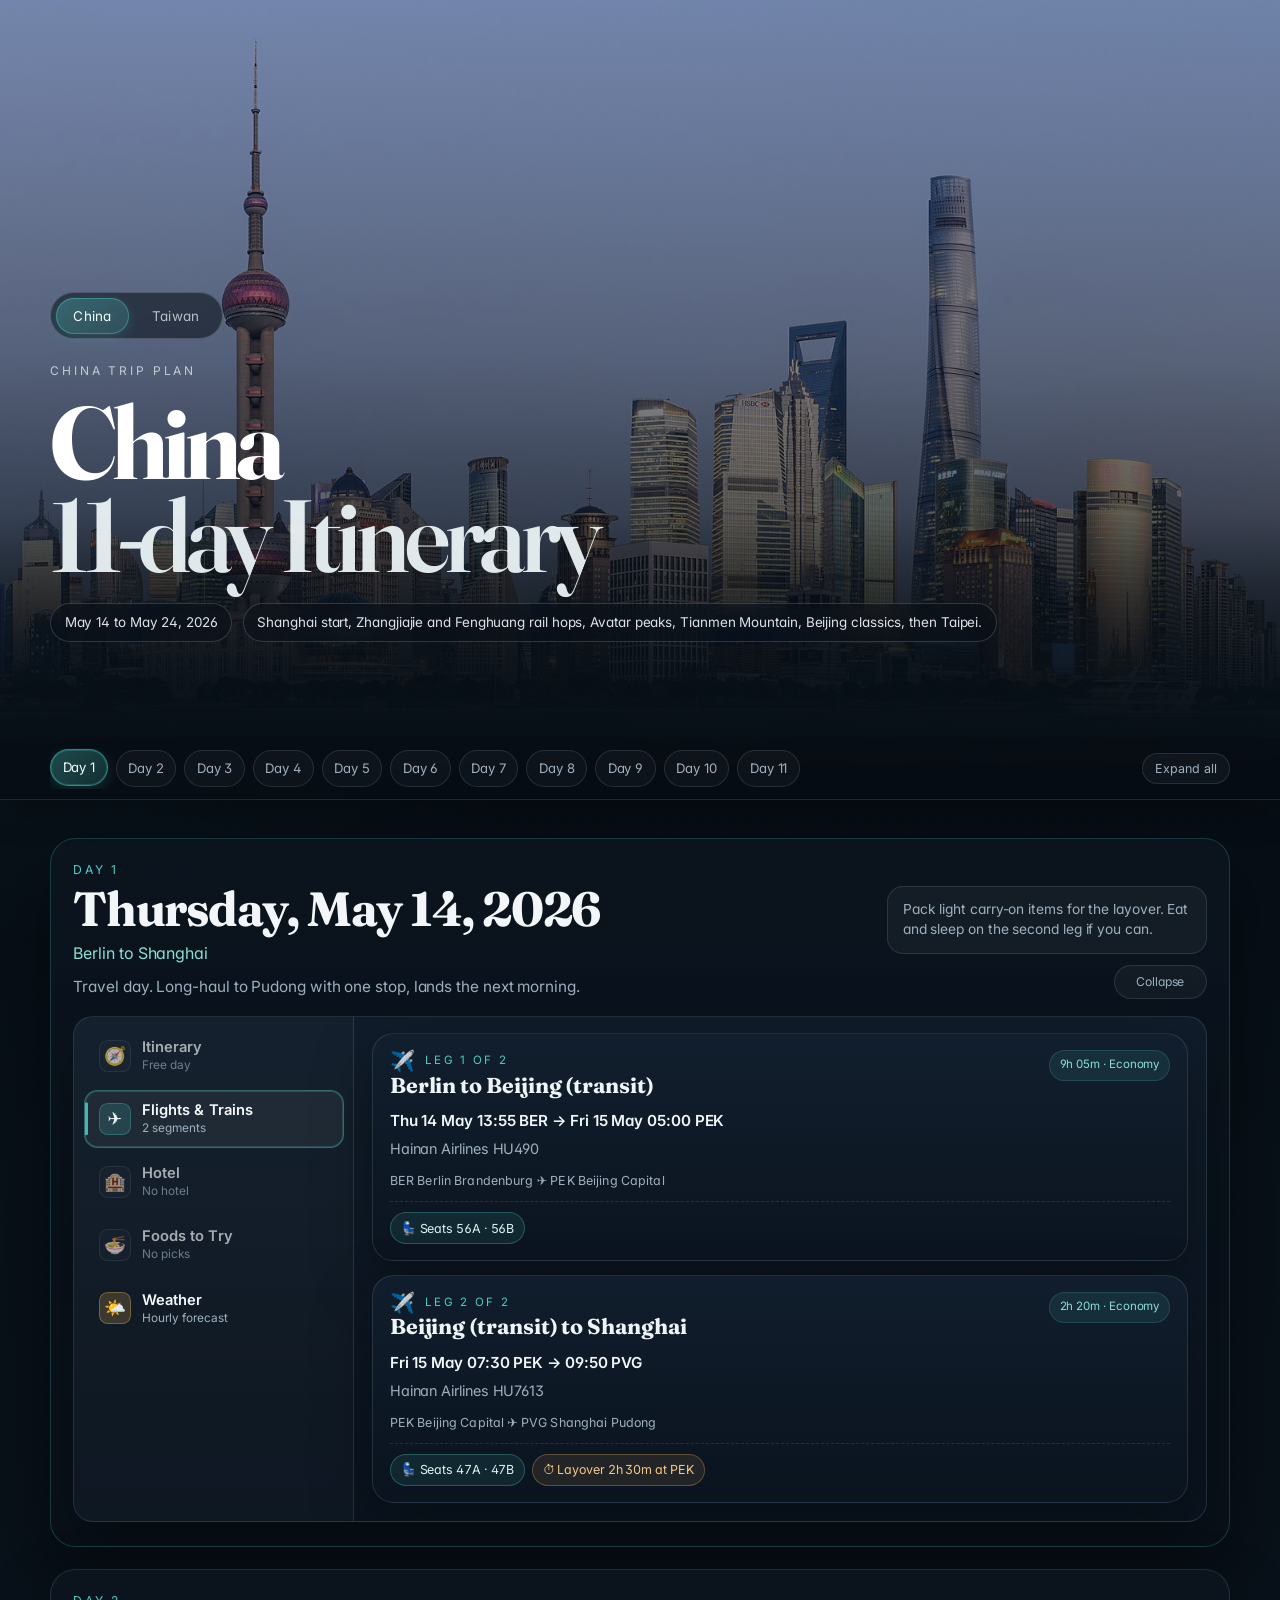
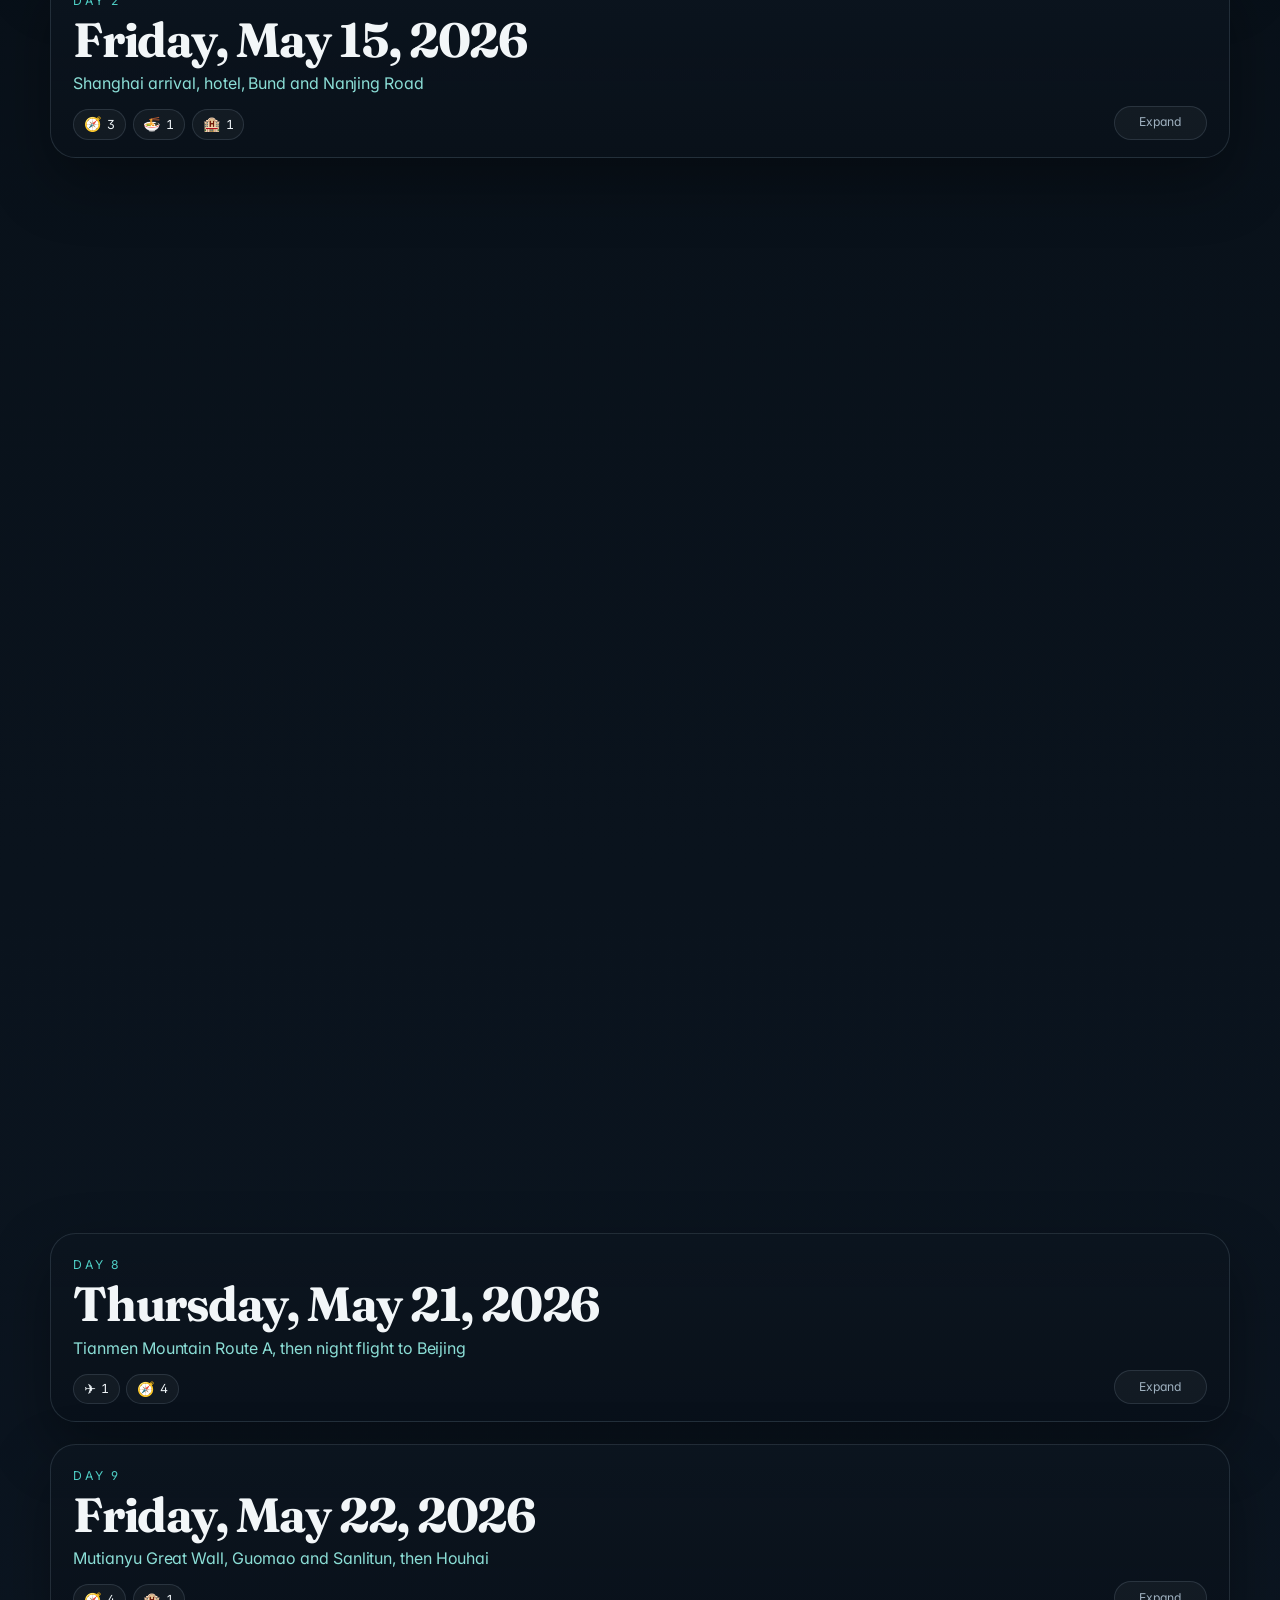
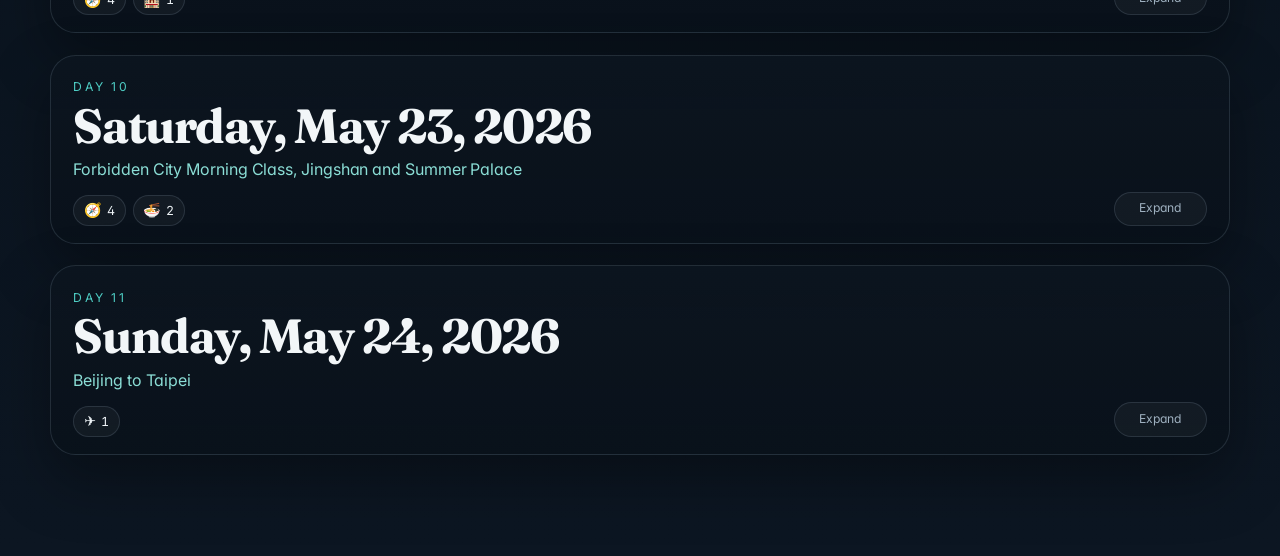
<file: site/china.html>
<!doctype html>
<html lang="en">
  <head>
    <meta charset="UTF-8" />
    <meta name="viewport" content="width=device-width, initial-scale=1.0" />
    <meta name="description" content="China 11-day itinerary: Shanghai, Suzhou, Fenghuang, Zhangjiajie, and Beijing with flights, food, and tagged Google Maps." />
    <meta name="theme-color" content="#081018" />
    <title>China 11-day Itinerary</title>
    <link rel="icon" type="image/svg+xml" href="./favicon.svg" />
    <link rel="preconnect" href="https://fonts.googleapis.com" />
    <link rel="preconnect" href="https://fonts.gstatic.com" crossorigin />
    <link rel="stylesheet" href="https://fonts.googleapis.com/css2?family=Inter:wght@400;500;600;700&family=Fraunces:opsz,wght@9..144,500;9..144,600&display=swap" />
    <link rel="stylesheet" href="./styles.css" />
  </head>
  <body>
    <div id="app"></div>
    <script src="./config.js"></script>
    <script type="module" src="./app.js"></script>
  </body>
</html>
</file>
<file: site/styles.css>
:root {
  --bg: #081018;
  --bg-2: #0c1622;
  --paper: rgba(13, 24, 36, 0.9);
  --paper-2: rgba(18, 31, 46, 0.94);
  --paper-3: rgba(11, 20, 31, 0.78);
  --ink: #eef4f7;
  --muted: #9eb0bf;
  --line: rgba(163, 184, 204, 0.16);
  --line-strong: rgba(163, 184, 204, 0.28);
  --accent: #4ecdc4;
  --accent-2: #8bded6;
  --warm: #f0b35f;
  --shadow: 0 24px 60px rgba(0, 0, 0, 0.34);
  --max: 1180px;
  --sans: "Inter", -apple-system, BlinkMacSystemFont, "Segoe UI Variable", "Segoe UI", system-ui, "Helvetica Neue", Helvetica, Arial, sans-serif;
  --serif: "Fraunces", "Iowan Old Style", "Source Serif Pro", "Charter", Georgia, serif;
}

* {
  box-sizing: border-box;
}

html {
  scroll-behavior: smooth;
  scroll-padding-top: 5.2rem;
  scrollbar-color: rgba(78, 205, 196, 0.4) rgba(15, 25, 35, 0.6);
  scrollbar-width: thin;
  -webkit-text-size-adjust: 100%;
  text-size-adjust: 100%;
}

a,
button,
summary,
input,
[role="tab"] {
  -webkit-tap-highlight-color: rgba(78, 205, 196, 0.18);
}

img,
iframe,
svg,
video {
  max-width: 100%;
}

p,
h1,
h2,
h3,
h4,
li,
dd,
dt,
.day-tab-desc,
.weather-status,
.stay-address,
.stay-note,
.stay-transit,
.transfer-instructions,
.place-summary,
.flight-route {
  overflow-wrap: anywhere;
  word-break: normal;
}

::selection {
  background: rgba(78, 205, 196, 0.3);
  color: #ffffff;
}

::-webkit-scrollbar {
  width: 10px;
  height: 10px;
}

::-webkit-scrollbar-track {
  background: rgba(15, 25, 35, 0.4);
}

::-webkit-scrollbar-thumb {
  background: rgba(78, 205, 196, 0.32);
  border-radius: 999px;
  border: 2px solid rgba(8, 16, 24, 0.6);
}

::-webkit-scrollbar-thumb:hover {
  background: rgba(78, 205, 196, 0.55);
}

:focus-visible {
  outline: 2px solid rgba(78, 205, 196, 0.7);
  outline-offset: 3px;
  border-radius: 4px;
}

a:focus-visible,
button:focus-visible,
summary:focus-visible {
  outline-offset: 4px;
}

body {
  margin: 0;
  overflow-x: clip;
  background:
    radial-gradient(circle at top left, rgba(78, 205, 196, 0.14), transparent 24%),
    radial-gradient(circle at top right, rgba(240, 179, 95, 0.1), transparent 18%),
    linear-gradient(180deg, #04090f 0%, var(--bg) 32%, var(--bg-2) 100%);
  color: var(--ink);
  font-family: var(--sans);
  font-feature-settings: "ss01", "cv02", "cv11";
  letter-spacing: -0.005em;
  line-height: 1.55;
  -webkit-font-smoothing: antialiased;
  -moz-osx-font-smoothing: grayscale;
  text-rendering: optimizeLegibility;
}

a {
  color: inherit;
}

img {
  display: block;
  width: 100%;
}

.page {
  min-height: 100vh;
}

.hero {
  position: relative;
  min-height: 82svh;
  color: #f8fbfd;
  display: grid;
  align-items: end;
  isolation: isolate;
}

.hero::before {
  content: "";
  position: absolute;
  inset: -2%;
  background:
    linear-gradient(180deg, rgba(3, 9, 15, 0.28) 0%, rgba(3, 9, 15, 0.48) 48%, rgba(3, 9, 15, 0.88) 100%),
    var(--hero-image, linear-gradient(180deg, #24403a, #0d1412));
  background-size: cover;
  background-position: center;
  z-index: -2;
  animation: hero-drift 22s ease-in-out infinite alternate;
}

@keyframes hero-drift {
  0% { transform: scale(1) translate(0, 0); }
  100% { transform: scale(1.05) translate(-1.2%, -0.5%); }
}

.hero::after {
  content: "";
  position: absolute;
  inset: auto 0 0;
  height: 14rem;
  background: linear-gradient(180deg, rgba(8, 16, 24, 0) 0%, var(--bg) 100%);
  z-index: -1;
}

.hero-inner,
.content,
.footer {
  width: min(calc(100% - 2rem), var(--max));
  margin: 0 auto;
}

@media (max-width: 720px) {
  .hero-inner,
  .content,
  .footer {
    width: calc(100% - 1rem);
  }
}

.hero-inner {
  padding: 4rem 0 6rem;
}

.eyebrow {
  text-transform: uppercase;
  letter-spacing: 0.24em;
  font-size: 0.75rem;
  color: rgba(238, 244, 247, 0.72);
}

.trip-switcher {
  display: inline-flex;
  gap: 0.3rem;
  padding: 0.3rem;
  margin-bottom: 1.4rem;
  border: 1px solid rgba(255, 255, 255, 0.18);
  background: rgba(6, 14, 22, 0.55);
  backdrop-filter: blur(10px);
  border-radius: 999px;
}

.trip-tab {
  position: relative;
  text-decoration: none;
  padding: 0.46rem 1.1rem;
  border-radius: 999px;
  font-size: 0.84rem;
  letter-spacing: 0.02em;
  color: rgba(238, 244, 247, 0.72);
  transition: background-color 0.22s ease, color 0.22s ease, transform 0.22s ease;
}

.trip-tab:hover {
  color: #ffffff;
  background: rgba(255, 255, 255, 0.06);
  transform: translateY(-1px);
}

.trip-tab.active {
  background: linear-gradient(135deg, rgba(78, 205, 196, 0.32), rgba(78, 205, 196, 0.18));
  color: #f4fdfb;
  box-shadow: 0 0 0 1px rgba(78, 205, 196, 0.42) inset, 0 4px 14px rgba(78, 205, 196, 0.18);
}

.hero-title {
  margin: 1rem 0 0.9rem;
  max-width: 9ch;
  font-family: var(--serif);
  font-size: clamp(3.3rem, 8vw, 6.8rem);
  line-height: 0.9;
  letter-spacing: -0.05em;
  display: grid;
}

.hero-title-main,
.hero-title-sub {
  display: block;
}

.hero-title-main {
  font-weight: 700;
  color: #ffffff;
}

.hero-title-sub {
  font-weight: 600;
  color: rgba(236, 244, 247, 0.94);
}

.hero-meta {
  display: flex;
  flex-wrap: wrap;
  gap: 0.65rem;
  margin-top: 1.4rem;
}

.meta-pill {
  display: inline-flex;
  align-items: center;
  gap: 0.4rem;
  border: 1px solid rgba(255, 255, 255, 0.16);
  background: rgba(6, 14, 22, 0.42);
  padding: 0.5rem 0.85rem;
  border-radius: 999px;
  font-size: 0.84rem;
  color: rgba(245, 249, 251, 0.9);
  backdrop-filter: blur(10px);
  transition: border-color 0.25s ease, background-color 0.25s ease;
}

.meta-pill:hover {
  border-color: rgba(78, 205, 196, 0.36);
  background: rgba(78, 205, 196, 0.08);
}

.hero-copy {
  margin-top: 1rem;
  max-width: 34rem;
  font-size: 0.98rem;
  line-height: 1.6;
  color: rgba(230, 239, 244, 0.8);
}

.day-nav {
  position: sticky;
  top: 0;
  z-index: 50;
  background: rgba(7, 13, 20, 0.88);
  backdrop-filter: blur(14px);
  border-bottom: 1px solid var(--line);
  box-shadow: 0 12px 34px rgba(0, 0, 0, 0.22);
}

.day-nav-inner {
  width: min(calc(100% - 1.5rem), var(--max));
  margin: 0 auto;
  display: flex;
  align-items: center;
  gap: 0.5rem;
  padding: 0.6rem 0;
}

.day-nav-scroller {
  flex: 1 1 auto;
  display: flex;
  gap: 0.5rem;
  overflow-x: auto;
  overscroll-behavior-inline: contain;
  scrollbar-width: none;
  scroll-behavior: smooth;
  scroll-snap-type: x proximity;
  padding: 0.15rem 0;
}

.day-nav a {
  scroll-snap-align: center;
}

.day-nav a:active,
.toggle-all:active,
.button-link:active,
.trip-tab:active,
.day-toggle:active,
.plan-toggle:active,
.back-to-top:active {
  transform: scale(0.96);
}

.day-nav-scroller::-webkit-scrollbar {
  display: none;
}

.day-nav a {
  white-space: nowrap;
  text-decoration: none;
  border: 1px solid var(--line);
  background: rgba(255, 255, 255, 0.03);
  border-radius: 999px;
  padding: 0.45rem 0.72rem;
  font-size: 0.82rem;
  color: var(--muted);
  transition: background-color 0.22s ease, color 0.22s ease, border-color 0.22s ease, transform 0.22s ease, box-shadow 0.22s ease;
}

.day-nav a:hover {
  background: rgba(78, 205, 196, 0.12);
  color: var(--ink);
  border-color: rgba(78, 205, 196, 0.3);
}

.day-nav a.active {
  background: linear-gradient(135deg, rgba(78, 205, 196, 0.32), rgba(78, 205, 196, 0.18));
  color: #f4fdfb;
  border-color: rgba(78, 205, 196, 0.5);
  box-shadow: 0 0 0 1px rgba(78, 205, 196, 0.22) inset, 0 4px 14px rgba(78, 205, 196, 0.18);
  transform: translateY(-1px);
}

.toggle-all {
  flex: 0 0 auto;
  appearance: none;
  cursor: pointer;
  border: 1px solid var(--line);
  background: rgba(255, 255, 255, 0.04);
  border-radius: 999px;
  padding: 0.45rem 0.75rem;
  font-size: 0.78rem;
  color: var(--muted);
  font-family: inherit;
  white-space: nowrap;
  transition: background-color 0.18s ease, color 0.18s ease, border-color 0.18s ease;
}

.toggle-all:hover {
  background: rgba(78, 205, 196, 0.1);
  color: var(--ink);
  border-color: rgba(78, 205, 196, 0.28);
}

.toggle-all .toggle-all-expand {
  display: none;
}

.toggle-all[data-state="expand"] .toggle-all-collapse {
  display: none;
}

.toggle-all[data-state="expand"] .toggle-all-expand {
  display: inline;
}

.back-to-top {
  position: fixed;
  right: max(1.1rem, env(safe-area-inset-right, 1.1rem));
  bottom: max(1.1rem, env(safe-area-inset-bottom, 1.1rem));
  z-index: 30;
  width: 2.85rem;
  height: 2.85rem;
  border-radius: 999px;
  border: 1px solid rgba(78, 205, 196, 0.35);
  background: rgba(7, 13, 20, 0.82);
  color: var(--accent-2);
  cursor: pointer;
  display: grid;
  place-items: center;
  backdrop-filter: blur(10px);
  box-shadow: 0 12px 28px rgba(0, 0, 0, 0.4);
  opacity: 0;
  pointer-events: none;
  transform: translateY(12px) scale(0.92);
  transition: opacity 0.28s ease, transform 0.28s cubic-bezier(0.2, 0.7, 0.3, 1),
    background-color 0.2s ease, border-color 0.2s ease;
}

.back-to-top.is-visible {
  opacity: 1;
  pointer-events: auto;
  transform: translateY(0) scale(1);
}

.back-to-top:hover {
  border-color: rgba(78, 205, 196, 0.6);
  background: rgba(78, 205, 196, 0.16);
  color: #effbfa;
  transform: translateY(-2px) scale(1);
}

.back-to-top svg {
  width: 1.05rem;
  height: 1.05rem;
}

.content {
  padding: 2.4rem 0 5rem;
}

.stay-card {
  margin-bottom: 1.6rem;
  border: 1px solid rgba(78, 205, 196, 0.2);
  border-radius: 1.45rem;
  background: linear-gradient(180deg, rgba(14, 31, 41, 0.96), rgba(10, 21, 31, 0.94));
  box-shadow: var(--shadow);
  padding: 1.2rem 1.25rem;
  display: grid;
  grid-template-columns: minmax(0, 1fr) auto;
  gap: 1rem;
  align-items: end;
  transition: transform 0.32s cubic-bezier(0.2, 0.7, 0.3, 1),
    box-shadow 0.32s cubic-bezier(0.2, 0.7, 0.3, 1),
    border-color 0.32s cubic-bezier(0.2, 0.7, 0.3, 1);
}

.stay-card:hover {
  transform: translateY(-2px);
  box-shadow: 0 28px 64px rgba(0, 0, 0, 0.42);
  border-color: rgba(78, 205, 196, 0.36);
}

.stays {
  margin-bottom: 1.8rem;
}

.stays-head {
  margin-bottom: 0.9rem;
}

.stays-kicker {
  margin: 0 0 0.25rem;
  font-size: 0.72rem;
  letter-spacing: 0.22em;
  text-transform: uppercase;
  color: var(--accent);
}

.stays-title {
  margin: 0;
  font-family: var(--serif);
  font-size: clamp(1.4rem, 3vw, 1.85rem);
  letter-spacing: -0.02em;
  color: #f4f8fa;
}

.stays-grid {
  display: grid;
  grid-template-columns: repeat(2, minmax(0, 1fr));
  gap: 0.95rem;
}

.stays-grid .stay-card {
  margin-bottom: 0;
  grid-template-columns: 1fr;
  align-items: stretch;
}

.stays-grid .stay-links {
  align-self: end;
  margin-top: 0.4rem;
}

.day-tab-panel .stay-card {
  margin-bottom: 0;
  grid-template-columns: 1fr;
  gap: 1.1rem;
  align-items: stretch;
}

.day-tab-panel .stay-links {
  display: flex;
  flex-wrap: wrap;
  gap: 0.5rem;
  margin-top: 0.2rem;
}

.day-tab-panel .stay-links .links {
  display: contents;
}

.stay-phone {
  margin: 0.4rem 0 0;
  color: var(--muted);
  font-size: 0.86rem;
  letter-spacing: 0.02em;
}

.stay-kicker {
  margin: 0 0 0.3rem;
  font-size: 0.72rem;
  letter-spacing: 0.2em;
  text-transform: uppercase;
  color: var(--accent);
}

.stay-title {
  margin: 0;
  font-family: var(--serif);
  font-size: 1.55rem;
  color: #f4f8fa;
}

.stay-address,
.stay-note,
.stay-transit {
  margin: 0.45rem 0 0;
  color: var(--muted);
  font-size: 0.9rem;
  line-height: 1.55;
}

.stay-room {
  margin: 0.85rem 0 0;
  padding: 0.75rem 0.85rem 0.85rem;
  border: 1px solid rgba(78, 205, 196, 0.18);
  border-radius: 0.95rem;
  background: rgba(8, 18, 26, 0.55);
  display: flex;
  flex-direction: column;
  gap: 0.55rem;
}

.stay-room-name {
  margin: 0;
  font-weight: 600;
  font-size: 0.94rem;
  color: #f4f8fa;
  letter-spacing: 0.005em;
}

.stay-room-pills {
  display: flex;
  flex-wrap: wrap;
  gap: 0.4rem;
}

.stay-pill {
  display: inline-flex;
  align-items: center;
  gap: 0.32rem;
  padding: 0.3rem 0.62rem;
  border-radius: 999px;
  border: 1px solid var(--line);
  background: rgba(255, 255, 255, 0.03);
  color: var(--ink);
  font-size: 0.78rem;
  font-variant-numeric: tabular-nums;
}

.stay-times {
  display: flex;
  flex-wrap: wrap;
  gap: 0.4rem 1rem;
  font-size: 0.82rem;
  color: var(--muted);
}

.stay-time {
  display: inline-flex;
  align-items: center;
  gap: 0.3rem;
}

.stay-time strong {
  color: var(--ink);
  font-weight: 500;
}

.stay-breakfast {
  margin: 0;
  padding: 0.45rem 0.65rem;
  border-radius: 0.6rem;
  background: rgba(240, 179, 95, 0.1);
  border: 1px solid rgba(240, 179, 95, 0.22);
  color: #f1c987;
  font-size: 0.82rem;
  line-height: 1.4;
}

.stay-links {
  display: grid;
  gap: 0.6rem;
}

.day {
  margin: 0 0 1.35rem;
  scroll-margin-top: 5.2rem;
  border: 1px solid var(--line);
  border-radius: 1.6rem;
  background: linear-gradient(180deg, rgba(12, 21, 31, 0.92), rgba(9, 17, 26, 0.86));
  box-shadow: var(--shadow);
  overflow: hidden;
  transition: border-color 0.3s ease, box-shadow 0.3s ease;
}

.day[open] {
  border-color: rgba(78, 205, 196, 0.22);
  box-shadow: 0 28px 70px rgba(0, 0, 0, 0.42);
}

.day:not([open]):hover {
  border-color: rgba(163, 184, 204, 0.3);
}

.day-summary {
  list-style: none;
  cursor: pointer;
}

.day-summary::-webkit-details-marker {
  display: none;
}

.day-head {
  display: grid;
  grid-template-columns: minmax(0, 1fr) minmax(220px, 320px);
  gap: 1.2rem;
  padding: 1.4rem 1.4rem 1.05rem;
}

.day-head.compact {
  align-items: center;
}

.day-summary-meta {
  display: grid;
  gap: 0.7rem;
  align-self: end;
}

.day-toggle {
  justify-self: end;
  display: inline-flex;
  align-items: center;
  gap: 0.35rem;
  border: 1px solid var(--line);
  background: rgba(255, 255, 255, 0.04);
  border-radius: 999px;
  padding: 0.42rem 0.72rem;
  color: var(--muted);
  font-size: 0.76rem;
  min-width: 5.8rem;
  justify-content: center;
  transition: background-color 0.2s ease, border-color 0.2s ease, color 0.2s ease;
}

.day-summary:hover .day-toggle {
  background: rgba(78, 205, 196, 0.1);
  border-color: rgba(78, 205, 196, 0.3);
  color: var(--accent-2);
}

.day-toggle .when-closed {
  display: none;
}

.day:not([open]) .day-toggle .when-open {
  display: none;
}

.day:not([open]) .day-toggle .when-closed {
  display: inline;
}

.day-label {
  margin: 0 0 0.3rem;
  font-size: 0.76rem;
  color: var(--accent);
  text-transform: uppercase;
  letter-spacing: 0.22em;
}

.day-title {
  margin: 0;
  font-family: var(--serif);
  font-size: clamp(1.85rem, 4vw, 3rem);
  line-height: 0.98;
  letter-spacing: -0.03em;
  color: #f2f6f8;
}

.day-subtitle {
  margin: 0.6rem 0 0;
  color: var(--accent-2);
  font-size: 1rem;
  line-height: 1.45;
}

.day-focus {
  margin: 0.65rem 0 0;
  color: var(--muted);
  font-size: 0.96rem;
  line-height: 1.55;
  max-width: 48rem;
}

.transport-note {
  align-self: end;
  padding: 0.82rem 0.95rem;
  border: 1px solid var(--line);
  background: rgba(255, 255, 255, 0.04);
  border-radius: 1rem;
  color: var(--muted);
  font-size: 0.86rem;
  line-height: 1.45;
}

.day-stats {
  display: none;
  flex-wrap: wrap;
  gap: 0.4rem;
  margin-top: 0.85rem;
}

.day:not([open]) .day-stats {
  display: inline-flex;
}

.day:not([open]) .day-focus,
.day:not([open]) .transport-note {
  display: none;
}

.day-stat {
  display: inline-flex;
  align-items: center;
  gap: 0.32rem;
  padding: 0.3rem 0.62rem;
  border-radius: 999px;
  background: rgba(255, 255, 255, 0.04);
  border: 1px solid var(--line);
  font-size: 0.78rem;
  color: var(--ink);
  font-variant-numeric: tabular-nums;
  transition: background-color 0.18s ease, border-color 0.18s ease;
}

.day-stat-icon {
  font-size: 0.88rem;
  line-height: 1;
}

.day:not([open]):hover .day-stat {
  background: rgba(78, 205, 196, 0.08);
  border-color: rgba(78, 205, 196, 0.22);
}

.day-panel {
  display: grid;
  gap: 1.2rem;
  padding: 0 1.4rem 1.5rem;
}

.day-tabs {
  display: grid;
  grid-template-columns: minmax(220px, 280px) minmax(0, 1fr);
  gap: 0;
  border: 1px solid var(--line);
  border-radius: 1.25rem;
  background: linear-gradient(180deg, rgba(18, 31, 46, 0.86), rgba(11, 20, 31, 0.92));
  box-shadow: var(--shadow);
  overflow: hidden;
}

.day-tabs-rail {
  display: flex;
  flex-direction: column;
  gap: 0.32rem;
  padding: 0.6rem;
  background: rgba(255, 255, 255, 0.015);
  border-right: 1px solid var(--line);
}

.day-tab {
  position: relative;
  display: flex;
  align-items: center;
  gap: 0.7rem;
  text-align: left;
  background: transparent;
  border: 1px solid transparent;
  border-radius: 0.85rem;
  padding: 0.65rem 0.7rem 0.65rem 0.85rem;
  color: var(--ink);
  cursor: pointer;
  font-family: inherit;
  transition:
    background-color 0.22s ease,
    border-color 0.22s ease,
    transform 0.22s ease,
    box-shadow 0.22s ease;
}

.day-tab::before {
  content: "";
  position: absolute;
  left: 0;
  top: 50%;
  width: 3px;
  height: 0;
  border-radius: 2px;
  background: var(--accent);
  transform: translateY(-50%);
  transition: height 0.25s cubic-bezier(0.2, 0.7, 0.3, 1);
}

.day-tab.is-active::before {
  height: 60%;
}

.day-tab--itinerary.is-active::before { background: rgba(140, 200, 240, 0.85); }
.day-tab--flights.is-active::before { background: rgba(78, 205, 196, 0.85); }
.day-tab--hotel.is-active::before { background: rgba(240, 179, 95, 0.9); }
.day-tab--foods.is-active::before { background: rgba(255, 140, 120, 0.9); }
.day-tab--weather.is-active::before { background: rgba(255, 196, 90, 0.9); }
.day-tab--plan-a.is-active::before { background: rgba(140, 200, 240, 0.9); }
.day-tab--plan-b.is-active::before { background: rgba(180, 140, 220, 0.9); }

.day-tab.is-active.day-tab--plan-a {
  border-color: rgba(140, 200, 240, 0.42);
  box-shadow: inset 0 0 0 1px rgba(140, 200, 240, 0.24);
}
.day-tab.is-active.day-tab--plan-b {
  border-color: rgba(180, 140, 220, 0.42);
  box-shadow: inset 0 0 0 1px rgba(180, 140, 220, 0.24);
}

.plan-tab-section {
  display: flex;
  flex-direction: column;
  gap: 0.75rem;
}

.plan-tab-section + .plan-tab-section {
  margin-top: 0.55rem;
  padding-top: 0.85rem;
  border-top: 1px dashed var(--line);
}

.plan-tab-section-heading {
  margin: 0;
  font-family: var(--sans);
  font-size: 0.74rem;
  font-weight: 600;
  letter-spacing: 0.18em;
  text-transform: uppercase;
  color: var(--accent-2);
  display: inline-flex;
  align-items: center;
  gap: 0.4rem;
}

.plan-tab-focus {
  margin: 0;
  color: #f4f8fa;
  font-size: 0.95rem;
  line-height: 1.55;
}

.plan-tab-transport {
  margin: 0;
  padding: 0.65rem 0.85rem;
  border: 1px solid var(--line);
  border-radius: 0.85rem;
  background: rgba(255, 255, 255, 0.03);
  color: var(--muted);
  font-size: 0.86rem;
  line-height: 1.5;
}

.day-tab:hover {
  background: rgba(255, 255, 255, 0.04);
}

.day-tab:focus-visible {
  outline: 2px solid rgba(78, 205, 196, 0.55);
  outline-offset: 2px;
}

.day-tab.is-active {
  background: rgba(255, 255, 255, 0.05);
  border-color: rgba(78, 205, 196, 0.3);
  box-shadow: inset 0 0 0 1px rgba(78, 205, 196, 0.18);
}

.day-tab-icon {
  display: inline-flex;
  align-items: center;
  justify-content: center;
  width: 2rem;
  height: 2rem;
  border-radius: 0.55rem;
  background: rgba(255, 255, 255, 0.05);
  font-size: 1.1rem;
  line-height: 1;
  flex-shrink: 0;
}

.day-tab--itinerary .day-tab-icon {
  background: rgba(140, 200, 240, 0.18);
  border: 1px solid rgba(140, 200, 240, 0.28);
}
.day-tab--flights .day-tab-icon {
  background: rgba(78, 205, 196, 0.16);
  border: 1px solid rgba(78, 205, 196, 0.3);
}
.day-tab--hotel .day-tab-icon {
  background: rgba(240, 179, 95, 0.18);
  border: 1px solid rgba(240, 179, 95, 0.3);
}
.day-tab--foods .day-tab-icon {
  background: rgba(255, 140, 120, 0.18);
  border: 1px solid rgba(255, 140, 120, 0.3);
}
.day-tab--weather .day-tab-icon {
  background: rgba(255, 196, 90, 0.18);
  border: 1px solid rgba(255, 196, 90, 0.3);
}

.day-tab--plan-a .day-tab-icon {
  background: rgba(140, 200, 240, 0.2);
  border: 1px solid rgba(140, 200, 240, 0.36);
}

.day-tab--plan-b .day-tab-icon {
  background: rgba(180, 140, 220, 0.22);
  border: 1px solid rgba(180, 140, 220, 0.38);
}

.day-tab.is-active.day-tab--itinerary {
  border-color: rgba(140, 200, 240, 0.4);
  box-shadow: inset 0 0 0 1px rgba(140, 200, 240, 0.22);
}
.day-tab.is-active.day-tab--flights {
  border-color: rgba(78, 205, 196, 0.4);
  box-shadow: inset 0 0 0 1px rgba(78, 205, 196, 0.22);
}
.day-tab.is-active.day-tab--hotel {
  border-color: rgba(240, 179, 95, 0.4);
  box-shadow: inset 0 0 0 1px rgba(240, 179, 95, 0.22);
}
.day-tab.is-active.day-tab--foods {
  border-color: rgba(255, 140, 120, 0.4);
  box-shadow: inset 0 0 0 1px rgba(255, 140, 120, 0.22);
}
.day-tab.is-active.day-tab--weather {
  border-color: rgba(255, 196, 90, 0.4);
  box-shadow: inset 0 0 0 1px rgba(255, 196, 90, 0.22);
}

.day-tab-text {
  display: flex;
  flex-direction: column;
  gap: 0.12rem;
  min-width: 0;
}

.day-tab-title {
  font-weight: 600;
  font-size: 0.92rem;
  color: #f4f8fa;
  letter-spacing: 0.005em;
}

.day-tab-desc {
  font-size: 0.74rem;
  color: var(--muted);
  line-height: 1.3;
  white-space: nowrap;
  overflow: hidden;
  text-overflow: ellipsis;
}

.day-tab.is-empty {
  opacity: 0.65;
}

.day-tab.is-empty .day-tab-icon {
  background: rgba(255, 255, 255, 0.03);
  border-color: var(--line);
}

.day-tab-stage {
  padding: 1rem 1.1rem 1.15rem;
  min-height: 220px;
  display: flex;
  flex-direction: column;
}

.day-tab-panel {
  display: grid;
  gap: 1rem;
  animation: day-tab-fade 0.3s ease;
}

.day-tab-panel[hidden] {
  display: none;
}

@keyframes day-tab-fade {
  from { opacity: 0; transform: translateY(4px); }
  to { opacity: 1; transform: translateY(0); }
}

.day-tab-empty {
  display: flex;
  align-items: center;
  gap: 0.85rem;
  padding: 1rem 1.05rem;
  border: 1px dashed var(--line);
  border-radius: 1rem;
  background: rgba(255, 255, 255, 0.02);
  color: var(--muted);
}

.day-tab-empty p {
  margin: 0;
  font-size: 0.9rem;
  line-height: 1.45;
}

.day-tab-empty-icon {
  display: inline-flex;
  align-items: center;
  justify-content: center;
  width: 2.2rem;
  height: 2.2rem;
  border-radius: 50%;
  background: rgba(255, 255, 255, 0.05);
  font-size: 1.05rem;
  flex-shrink: 0;
  opacity: 0.6;
}

.flight-list {
  display: grid;
  gap: 0.85rem;
}

.plan-list {
  display: grid;
  gap: 1rem;
}

.plan-card {
  border: 1px solid rgba(78, 205, 196, 0.18);
  border-radius: 1.35rem;
  background: linear-gradient(180deg, rgba(15, 29, 42, 0.94), rgba(10, 20, 31, 0.9));
  box-shadow: var(--shadow);
  padding: 1.05rem;
}

.plan-summary {
  list-style: none;
  cursor: pointer;
}

.plan-summary::-webkit-details-marker {
  display: none;
}

.plan-head {
  display: grid;
  grid-template-columns: minmax(0, 1fr) minmax(220px, 320px) auto;
  gap: 1rem;
  padding-bottom: 1rem;
  border-bottom: 1px solid var(--line);
  align-items: start;
}

.plan-kicker {
  margin: 0 0 0.32rem;
  font-size: 0.72rem;
  letter-spacing: 0.2em;
  text-transform: uppercase;
  color: var(--warm);
}

.plan-title {
  margin: 0;
  font-family: var(--serif);
  font-size: 1.5rem;
  line-height: 1;
  color: #f4f8fa;
}

.plan-focus {
  margin: 0.55rem 0 0;
  color: var(--muted);
  font-size: 0.92rem;
  line-height: 1.55;
}

.plan-transport-note {
  align-self: end;
  padding: 0.82rem 0.95rem;
  border: 1px solid var(--line);
  background: rgba(255, 255, 255, 0.04);
  border-radius: 1rem;
  color: var(--muted);
  font-size: 0.86rem;
  line-height: 1.45;
}

.plan-toggle {
  align-self: start;
  display: inline-flex;
  justify-content: center;
  min-width: 5.3rem;
  padding: 0.42rem 0.7rem;
  border: 1px solid rgba(240, 179, 95, 0.24);
  border-radius: 999px;
  color: var(--warm);
  font-size: 0.74rem;
}

.plan-toggle .when-closed {
  display: none;
}

.plan-card:not([open]) .plan-toggle .when-open {
  display: none;
}

.plan-card:not([open]) .plan-toggle .when-closed {
  display: inline;
}

.plan-body {
  display: grid;
  gap: 1rem;
  margin-top: 1rem;
}

.plan-card:not([open]) .plan-head {
  padding-bottom: 0;
  border-bottom: 0;
}

.map-card,
.weather-card,
.flight-card,
.place {
  border: 1px solid var(--line);
  border-radius: 1.35rem;
  background: linear-gradient(180deg, rgba(18, 31, 46, 0.92), rgba(11, 20, 31, 0.92));
  box-shadow: var(--shadow);
  transition: transform 0.32s cubic-bezier(0.2, 0.7, 0.3, 1),
    box-shadow 0.32s cubic-bezier(0.2, 0.7, 0.3, 1),
    border-color 0.32s cubic-bezier(0.2, 0.7, 0.3, 1);
}

.flight-card:hover,
.place:hover {
  transform: translateY(-2px);
  box-shadow: 0 28px 64px rgba(0, 0, 0, 0.42);
  border-color: rgba(78, 205, 196, 0.24);
}

.map-card {
  padding: 0.95rem;
}

.route-card {
  background: linear-gradient(180deg, rgba(16, 36, 42, 0.94), rgba(11, 22, 30, 0.92));
}

.weather-card {
  position: relative;
  display: grid;
  gap: 0.95rem;
  padding: 1.1rem 1.15rem;
  overflow: hidden;
  background:
    radial-gradient(circle at 0% 0%, rgba(78, 205, 196, 0.16), transparent 55%),
    radial-gradient(circle at 100% 100%, rgba(240, 179, 95, 0.08), transparent 60%),
    linear-gradient(180deg, rgba(18, 31, 46, 0.94), rgba(11, 20, 31, 0.94));
  transition: background 0.6s ease;
}

.weather-card--sunny {
  background:
    radial-gradient(circle at 25% 0%, rgba(255, 196, 90, 0.32), transparent 55%),
    radial-gradient(circle at 90% 100%, rgba(78, 205, 196, 0.14), transparent 65%),
    linear-gradient(180deg, rgba(38, 30, 22, 0.94), rgba(15, 22, 30, 0.94));
}

.weather-card--cloudy {
  background:
    radial-gradient(circle at 20% 0%, rgba(170, 200, 220, 0.18), transparent 55%),
    linear-gradient(180deg, rgba(28, 38, 52, 0.94), rgba(13, 22, 30, 0.94));
}

.weather-card--rainy {
  background:
    radial-gradient(circle at 30% 0%, rgba(94, 154, 220, 0.24), transparent 55%),
    linear-gradient(180deg, rgba(15, 28, 44, 0.94), rgba(9, 18, 28, 0.94));
}

.weather-card--stormy {
  background:
    radial-gradient(circle at 30% 0%, rgba(140, 100, 200, 0.24), transparent 55%),
    linear-gradient(180deg, rgba(18, 16, 32, 0.94), rgba(8, 10, 20, 0.94));
}

.weather-card--snowy {
  background:
    radial-gradient(circle at 50% 0%, rgba(220, 235, 255, 0.16), transparent 55%),
    linear-gradient(180deg, rgba(28, 38, 56, 0.94), rgba(13, 22, 32, 0.94));
}

.weather-card--foggy {
  background:
    radial-gradient(circle at 50% 0%, rgba(180, 195, 210, 0.14), transparent 60%),
    linear-gradient(180deg, rgba(40, 50, 60, 0.94), rgba(18, 26, 34, 0.94));
}

.weather-card--stormy::after {
  content: "";
  position: absolute;
  inset: 0;
  background: rgba(220, 230, 255, 0.06);
  pointer-events: none;
  opacity: 0;
  animation: weather-storm-flash 5s ease-in-out infinite;
}

@keyframes weather-storm-flash {
  0%, 88%, 100% { opacity: 0; }
  90% { opacity: 1; }
  91% { opacity: 0.2; }
  92% { opacity: 0.9; }
  94% { opacity: 0; }
}

.weather-head {
  display: flex;
  justify-content: space-between;
  align-items: flex-start;
  gap: 0.75rem;
  position: relative;
  z-index: 2;
}

.weather-kicker {
  margin: 0 0 0.22rem;
  color: var(--accent);
  font-size: 0.72rem;
  letter-spacing: 0.18em;
  text-transform: uppercase;
}

.weather-title {
  margin: 0;
  font-family: var(--serif);
  font-size: 1.2rem;
  color: #f4f8fa;
}

.weather-date {
  margin: 0;
  color: var(--muted);
  font-size: 0.78rem;
  letter-spacing: 0.06em;
  white-space: nowrap;
}

.weather-body {
  display: contents;
}

.weather-status {
  margin: 0;
  color: var(--muted);
  font-size: 0.86rem;
  line-height: 1.45;
}

.weather-loading {
  display: flex;
  align-items: center;
  gap: 0.7rem;
}

.weather-loading-orb {
  width: 1.4rem;
  height: 1.4rem;
  border-radius: 50%;
  background: radial-gradient(circle, rgba(78, 205, 196, 0.85), rgba(78, 205, 196, 0));
  animation: weather-loading-pulse 1.4s ease-in-out infinite;
}

@keyframes weather-loading-pulse {
  0%, 100% { transform: scale(0.8); opacity: 0.5; }
  50% { transform: scale(1.1); opacity: 1; }
}

.weather-hero {
  display: flex;
  align-items: center;
  gap: 1.15rem;
  position: relative;
  z-index: 2;
  opacity: 0;
  animation: weather-hero-in 0.6s cubic-bezier(0.2, 0.7, 0.3, 1) forwards;
}

@keyframes weather-hero-in {
  from { opacity: 0; transform: translateY(8px); }
  to { opacity: 1; transform: translateY(0); }
}

.weather-icon-wrap {
  position: relative;
  width: 5rem;
  height: 5rem;
  display: grid;
  place-items: center;
  flex-shrink: 0;
}

.weather-icon-emoji {
  position: relative;
  z-index: 2;
  font-size: 3rem;
  line-height: 1;
  filter: drop-shadow(0 6px 18px rgba(0, 0, 0, 0.45));
  animation: weather-float 4s ease-in-out infinite;
}

@keyframes weather-float {
  0%, 100% { transform: translateY(0); }
  50% { transform: translateY(-4px); }
}

.weather-atmosphere {
  position: absolute;
  inset: -10%;
  border-radius: 50%;
  pointer-events: none;
  z-index: 1;
}

.weather-icon-wrap--sunny .weather-atmosphere {
  background: radial-gradient(circle, rgba(255, 200, 100, 0.45) 0%, rgba(255, 200, 100, 0) 60%);
  animation: weather-sun-pulse 3.2s ease-in-out infinite;
}

.weather-icon-wrap--sunny .weather-atmosphere::before {
  content: "";
  position: absolute;
  inset: -8%;
  border-radius: 50%;
  background: conic-gradient(
    from 0deg,
    rgba(255, 220, 130, 0.18) 0deg,
    transparent 30deg,
    rgba(255, 220, 130, 0.18) 60deg,
    transparent 90deg,
    rgba(255, 220, 130, 0.18) 120deg,
    transparent 150deg,
    rgba(255, 220, 130, 0.18) 180deg,
    transparent 210deg,
    rgba(255, 220, 130, 0.18) 240deg,
    transparent 270deg,
    rgba(255, 220, 130, 0.18) 300deg,
    transparent 330deg
  );
  mask: radial-gradient(circle, transparent 30%, #000 32%, #000 65%, transparent 68%);
  -webkit-mask: radial-gradient(circle, transparent 30%, #000 32%, #000 65%, transparent 68%);
  animation: weather-sun-rotate 18s linear infinite;
}

@keyframes weather-sun-pulse {
  0%, 100% { transform: scale(1); opacity: 0.85; }
  50% { transform: scale(1.08); opacity: 1; }
}

@keyframes weather-sun-rotate {
  to { transform: rotate(360deg); }
}

.weather-icon-wrap--cloudy .weather-icon-emoji,
.weather-icon-wrap--foggy .weather-icon-emoji {
  animation: weather-cloud-drift 5s ease-in-out infinite;
}

@keyframes weather-cloud-drift {
  0%, 100% { transform: translate(-2px, 0); }
  50% { transform: translate(3px, -2px); }
}

.weather-icon-wrap--foggy .weather-atmosphere {
  background: radial-gradient(ellipse at center, rgba(200, 215, 230, 0.3), transparent 70%);
  animation: weather-fog-pulse 4s ease-in-out infinite;
}

@keyframes weather-fog-pulse {
  0%, 100% { opacity: 0.45; transform: scale(1); }
  50% { opacity: 0.8; transform: scale(1.05); }
}

.weather-icon-wrap--rainy .weather-atmosphere,
.weather-icon-wrap--stormy .weather-atmosphere {
  background-image:
    linear-gradient(180deg, transparent 40%, rgba(180, 220, 240, 0.7) 50%, transparent 60%),
    linear-gradient(180deg, transparent 40%, rgba(180, 220, 240, 0.55) 50%, transparent 60%);
  background-size: 2px 18px, 2px 22px;
  background-position: 25% 0, 65% 0;
  background-repeat: repeat-y;
  mask: radial-gradient(circle, #000 35%, transparent 70%);
  -webkit-mask: radial-gradient(circle, #000 35%, transparent 70%);
  animation: weather-rain-fall 0.7s linear infinite;
}

@keyframes weather-rain-fall {
  from { background-position: 25% -18px, 65% -22px; }
  to { background-position: 25% 18px, 65% 22px; }
}

.weather-icon-wrap--stormy .weather-icon-emoji {
  animation: weather-float 4s ease-in-out infinite, weather-storm-shake 5s ease-in-out infinite;
}

@keyframes weather-storm-shake {
  0%, 88%, 100% { transform: translateX(0); }
  90% { transform: translateX(-2px); }
  92% { transform: translateX(2px); }
  94% { transform: translateX(0); }
}

.weather-icon-wrap--snowy .weather-atmosphere {
  background-image:
    radial-gradient(circle, rgba(255, 255, 255, 0.85) 1.4px, transparent 1.6px),
    radial-gradient(circle, rgba(255, 255, 255, 0.55) 1px, transparent 1.2px);
  background-size: 18px 22px, 26px 30px;
  background-position: 0 0, 12px 8px;
  mask: radial-gradient(circle, #000 35%, transparent 75%);
  -webkit-mask: radial-gradient(circle, #000 35%, transparent 75%);
  animation: weather-snow-fall 6s linear infinite;
}

@keyframes weather-snow-fall {
  from { background-position: 0 0, 12px 8px; }
  to { background-position: 0 22px, 12px 38px; }
}

.weather-hero-info {
  flex: 1;
  min-width: 0;
}

.weather-condition {
  margin: 0;
  color: #f4f8fa;
  font-size: 0.92rem;
  font-weight: 600;
  letter-spacing: 0.02em;
}

.weather-temp {
  display: flex;
  align-items: baseline;
  gap: 0.18rem;
  margin-top: 0.18rem;
  font-family: var(--serif);
  line-height: 1;
}

.weather-temp-value {
  font-size: 2.6rem;
  font-weight: 600;
  color: #f8fbfd;
  letter-spacing: -0.02em;
  font-variant-numeric: tabular-nums;
}

.weather-temp-unit {
  font-size: 1.15rem;
  color: var(--accent-2);
}

.weather-feels {
  margin: 0.2rem 0 0;
  color: var(--muted);
  font-size: 0.8rem;
}

.weather-stats {
  display: grid;
  grid-template-columns: repeat(auto-fit, minmax(8.5rem, 1fr));
  gap: 0.5rem;
  position: relative;
  z-index: 2;
}

.weather-stat {
  display: flex;
  align-items: center;
  gap: 0.5rem;
  padding: 0.55rem 0.7rem;
  border: 1px solid rgba(78, 205, 196, 0.2);
  border-radius: 0.85rem;
  background: rgba(6, 14, 22, 0.42);
  opacity: 0;
  transform: translateY(8px);
  animation: weather-stat-in 0.55s cubic-bezier(0.2, 0.7, 0.3, 1) forwards;
  animation-delay: var(--stat-delay, 0ms);
}

@keyframes weather-stat-in {
  to { opacity: 1; transform: translateY(0); }
}

.weather-stat-icon {
  font-size: 1.05rem;
  line-height: 1;
}

.weather-stat-label {
  font-size: 0.7rem;
  color: var(--muted);
  text-transform: uppercase;
  letter-spacing: 0.1em;
}

.weather-stat-value {
  margin-left: auto;
  font-weight: 600;
  font-size: 0.88rem;
  color: #f4f8fa;
  font-variant-numeric: tabular-nums;
}

.weather-chart {
  position: relative;
  z-index: 2;
  display: flex;
  flex-direction: column;
  gap: 0.4rem;
  padding: 0.7rem 0.85rem 0.55rem;
  border: 1px solid var(--line);
  border-radius: 0.95rem;
  background: rgba(6, 14, 22, 0.42);
  animation: weather-stat-in 0.55s cubic-bezier(0.2, 0.7, 0.3, 1) forwards;
  animation-delay: 300ms;
  opacity: 0;
}

.weather-chart-head {
  display: flex;
  align-items: center;
  justify-content: space-between;
  gap: 0.55rem;
  flex-wrap: wrap;
}

.weather-chart-title {
  font-size: 0.7rem;
  letter-spacing: 0.16em;
  text-transform: uppercase;
  color: var(--muted);
}

.weather-chart-legend {
  display: inline-flex;
  align-items: center;
  gap: 0.7rem;
  flex-wrap: wrap;
}

.weather-chart-legend-item {
  display: inline-flex;
  align-items: center;
  gap: 0.32rem;
  font-size: 0.72rem;
  color: var(--muted);
}

.weather-chart-swatch {
  display: inline-block;
  width: 0.65rem;
  height: 0.65rem;
  border-radius: 2px;
}

.weather-chart-swatch--temp {
  background: linear-gradient(180deg, #ffd17a, #f0b35f);
}

.weather-chart-swatch--rain {
  background: linear-gradient(180deg, #6ec3e8, #3a8bb8);
}

.weather-chart-updated {
  display: inline-flex;
  align-items: center;
  gap: 0.32rem;
  padding: 0.18rem 0.5rem;
  border-radius: 999px;
  border: 1px solid rgba(78, 205, 196, 0.32);
  background: rgba(78, 205, 196, 0.12);
  font-size: 0.68rem;
  color: #d8f5f1;
  letter-spacing: 0.04em;
  font-variant-numeric: tabular-nums;
}

.weather-chart-pulse {
  width: 0.42rem;
  height: 0.42rem;
  border-radius: 50%;
  background: #4ecdc4;
  box-shadow: 0 0 0 0 rgba(78, 205, 196, 0.7);
  animation: weather-pulse-dot 1.8s ease-out infinite;
}

@keyframes weather-pulse-dot {
  0% { box-shadow: 0 0 0 0 rgba(78, 205, 196, 0.55); }
  70% { box-shadow: 0 0 0 6px rgba(78, 205, 196, 0); }
  100% { box-shadow: 0 0 0 0 rgba(78, 205, 196, 0); }
}

.weather-chart-svg {
  display: block;
  width: 100%;
  height: auto;
  aspect-ratio: 600 / 180;
  max-height: 220px;
  overflow: visible;
}

.weather-chart-line {
  stroke: #ffd17a;
  stroke-width: 2;
  stroke-linecap: round;
  stroke-linejoin: round;
  filter: drop-shadow(0 2px 4px rgba(255, 196, 90, 0.25));
  stroke-dasharray: 600;
  stroke-dashoffset: 600;
  animation: weather-chart-draw 1.2s ease-out forwards;
}

@keyframes weather-chart-draw {
  to { stroke-dashoffset: 0; }
}

.weather-chart-area {
  opacity: 0;
  animation: weather-chart-fade 0.8s ease-out 0.6s forwards;
}

@keyframes weather-chart-fade {
  to { opacity: 1; }
}

.weather-chart-rain {
  fill: rgba(110, 195, 232, 0.55);
  transform-origin: bottom;
  animation: weather-chart-bar 0.6s ease-out backwards;
  animation-delay: 0.5s;
}

@keyframes weather-chart-bar {
  from { transform: scaleY(0); opacity: 0; }
  to { transform: scaleY(1); opacity: 1; }
}

.weather-chart-dot {
  fill: #ffd17a;
  stroke: rgba(8, 16, 24, 0.85);
  stroke-width: 1.5;
  opacity: 0;
  animation: weather-chart-fade 0.4s ease-out 1.1s forwards;
}

.weather-chart-marker--min {
  fill: #6ec3e8;
}

.weather-chart-svg text {
  font-family: var(--sans);
  font-feature-settings: "tnum" 1, "lnum" 1;
  letter-spacing: 0;
}

.weather-chart-marker-label {
  fill: #f4f8fa;
  font-size: 13px;
  font-weight: 600;
  opacity: 0;
  animation: weather-chart-fade 0.4s ease-out 1.2s forwards;
}

.weather-chart-tick {
  fill: var(--muted);
  font-size: 12px;
  font-weight: 500;
  letter-spacing: 0.04em;
}

.weather-sun {
  display: flex;
  align-items: center;
  gap: 0.6rem;
  padding-top: 0.55rem;
  border-top: 1px dashed var(--line);
  font-size: 0.82rem;
  color: var(--muted);
  position: relative;
  z-index: 2;
}

.weather-sun-item {
  display: inline-flex;
  align-items: center;
  gap: 0.35rem;
  font-variant-numeric: tabular-nums;
}

.weather-sun-divider {
  flex: 1;
  height: 1px;
  background: linear-gradient(90deg, rgba(255, 196, 90, 0.55), rgba(140, 100, 200, 0.4));
  border-radius: 999px;
}

.map-head {
  display: flex;
  justify-content: space-between;
  gap: 1rem;
  align-items: end;
  margin-bottom: 0.75rem;
}

.map-title {
  margin: 0;
  font-family: var(--serif);
  font-size: 1.2rem;
}

.map-note {
  margin: 0;
  color: var(--muted);
  font-size: 0.84rem;
  line-height: 1.45;
}

.map-frame-wrap {
  overflow: hidden;
  border-radius: 1rem;
  border: 1px solid var(--line);
  background: #111922;
}

.map-frame {
  width: 100%;
  height: 340px;
  border: 0;
}

.flight-card {
  padding: 1rem 1.05rem;
}

.flight-top {
  display: flex;
  justify-content: space-between;
  gap: 0.9rem;
  align-items: start;
}

.flight-label {
  margin: 0 0 0.2rem;
  font-size: 0.72rem;
  letter-spacing: 0.2em;
  text-transform: uppercase;
  color: var(--accent);
}

.flight-route {
  margin: 0;
  font-family: var(--serif);
  font-size: 1.35rem;
  line-height: 1;
}

.flight-badge {
  padding: 0.35rem 0.62rem;
  border-radius: 999px;
  background: rgba(78, 205, 196, 0.1);
  border: 1px solid rgba(78, 205, 196, 0.18);
  font-size: 0.72rem;
  color: var(--accent-2);
  white-space: nowrap;
}

.flight-main {
  margin-top: 0.8rem;
  display: grid;
  gap: 0.35rem;
}

.flight-times {
  font-size: 0.95rem;
  font-weight: 600;
  color: #f1f6f8;
}

.flight-carrier {
  color: var(--muted);
  font-size: 0.9rem;
}

.flight-airports {
  margin-top: 0.32rem;
  color: var(--muted);
  font-size: 0.78rem;
  letter-spacing: 0.01em;
  font-variant-numeric: tabular-nums;
}

.flight-meta {
  display: flex;
  flex-wrap: wrap;
  gap: 0.4rem;
  margin-top: 0.65rem;
  padding-top: 0.65rem;
  border-top: 1px dashed var(--line);
}

.flight-meta-pill {
  display: inline-flex;
  align-items: center;
  gap: 0.32rem;
  padding: 0.32rem 0.62rem;
  border-radius: 999px;
  border: 1px solid var(--line);
  background: rgba(255, 255, 255, 0.03);
  color: var(--ink);
  font-size: 0.78rem;
  font-variant-numeric: tabular-nums;
}

.flight-meta-pill.flight-seats {
  border-color: rgba(78, 205, 196, 0.3);
  background: rgba(78, 205, 196, 0.1);
  color: #d8f5f1;
}

.flight-meta-pill.flight-layover {
  border-color: rgba(240, 179, 95, 0.3);
  background: rgba(240, 179, 95, 0.1);
  color: #f1c987;
}

.flight-meta-pill.flight-gate {
  border-color: rgba(140, 200, 240, 0.3);
  background: rgba(140, 200, 240, 0.1);
  color: #c5e3f6;
}

.flight-card--train {
  border-color: rgba(140, 200, 240, 0.22);
  background: linear-gradient(180deg, rgba(20, 32, 46, 0.94), rgba(11, 22, 32, 0.92));
}

.flight-card--train:hover {
  border-color: rgba(140, 200, 240, 0.36);
}

.ticket-list {
  display: grid;
  gap: 0.85rem;
}

.ticket-card {
  border: 1px solid rgba(255, 140, 120, 0.28);
  border-radius: 1.35rem;
  background: linear-gradient(180deg, rgba(38, 22, 22, 0.86), rgba(22, 14, 14, 0.92));
  box-shadow: var(--shadow);
  padding: 1rem 1.05rem;
  display: flex;
  flex-direction: column;
  gap: 0.55rem;
  transition: transform 0.32s cubic-bezier(0.2, 0.7, 0.3, 1),
    box-shadow 0.32s cubic-bezier(0.2, 0.7, 0.3, 1),
    border-color 0.32s cubic-bezier(0.2, 0.7, 0.3, 1);
}

.ticket-card:hover {
  transform: translateY(-2px);
  border-color: rgba(255, 140, 120, 0.5);
  box-shadow: 0 28px 64px rgba(0, 0, 0, 0.42);
}

.ticket-top {
  display: flex;
  align-items: flex-start;
  justify-content: space-between;
  gap: 0.85rem;
}

.ticket-label {
  margin: 0 0 0.18rem;
  color: #ffa494;
  font-size: 0.72rem;
  letter-spacing: 0.18em;
  text-transform: uppercase;
}

.ticket-name {
  margin: 0;
  font-family: var(--serif);
  font-size: 1.2rem;
  line-height: 1.2;
  color: #f4f8fa;
}

.ticket-badge {
  flex-shrink: 0;
  padding: 0.32rem 0.7rem;
  border-radius: 999px;
  border: 1px solid rgba(255, 140, 120, 0.32);
  background: rgba(255, 140, 120, 0.14);
  color: #ffd6cb;
  font-size: 0.78rem;
  font-weight: 600;
}

.ticket-kind {
  margin: 0;
  color: var(--muted);
  font-size: 0.86rem;
  line-height: 1.45;
}

.ticket-meta {
  display: flex;
  flex-wrap: wrap;
  gap: 0.4rem;
}

.ticket-meta-pill {
  display: inline-flex;
  align-items: center;
  gap: 0.32rem;
  padding: 0.32rem 0.62rem;
  border-radius: 999px;
  border: 1px solid var(--line);
  background: rgba(255, 255, 255, 0.03);
  color: var(--ink);
  font-size: 0.78rem;
  font-variant-numeric: tabular-nums;
}

.ticket-meta-pill.ticket-when {
  border-color: rgba(140, 200, 240, 0.3);
  background: rgba(140, 200, 240, 0.1);
  color: #c5e3f6;
}

.ticket-meta-pill.ticket-window {
  border-color: rgba(78, 205, 196, 0.3);
  background: rgba(78, 205, 196, 0.1);
  color: #d8f5f1;
}

.ticket-pickup {
  margin-top: 0.15rem;
  padding-top: 0.55rem;
  border-top: 1px dashed var(--line);
  display: grid;
  gap: 0.18rem;
}

.ticket-pickup-line {
  margin: 0;
  color: var(--ink);
  font-size: 0.86rem;
  line-height: 1.4;
}

.ticket-address {
  margin: 0;
  color: var(--muted);
  font-size: 0.8rem;
  line-height: 1.45;
}

.ticket-note {
  margin: 0;
  padding: 0.55rem 0.7rem;
  border-radius: 0.75rem;
  background: rgba(255, 140, 120, 0.08);
  border: 1px solid rgba(255, 140, 120, 0.18);
  color: #f9c5b9;
  font-size: 0.82rem;
  line-height: 1.45;
}

.place-list {
  display: grid;
  gap: 1.2rem;
}

.optional-section {
  border: 1px solid rgba(240, 179, 95, 0.24);
  border-radius: 1.35rem;
  background: linear-gradient(180deg, rgba(30, 28, 20, 0.8), rgba(14, 21, 29, 0.86));
  overflow: clip;
}

.optional-section-summary {
  list-style: none;
  cursor: pointer;
  display: flex;
  align-items: center;
  justify-content: space-between;
  gap: 1rem;
  padding: 1rem 1.05rem;
}

.optional-section-summary::-webkit-details-marker {
  display: none;
}

.optional-section-kicker {
  margin: 0 0 0.18rem;
  font-size: 0.68rem;
  letter-spacing: 0.18em;
  text-transform: uppercase;
  color: var(--warm);
}

.optional-section-title {
  margin: 0;
  font-family: var(--serif);
  font-size: clamp(1.25rem, 2vw, 1.65rem);
}

.optional-section-meta {
  display: inline-flex;
  align-items: center;
  gap: 0.75rem;
  color: var(--muted);
  font-size: 0.78rem;
}

.optional-section-state {
  min-width: 2.2rem;
  text-align: right;
  color: var(--warm);
}

.optional-section:not([open]) .optional-open-label {
  display: none;
}

.optional-section[open] .optional-closed-label {
  display: none;
}

.optional-section-panel {
  padding: 0 1.05rem 1.05rem;
}

.transfer-card {
  border: 1px solid rgba(78, 205, 196, 0.18);
  border-radius: 1.2rem;
  background: linear-gradient(180deg, rgba(13, 30, 40, 0.95), rgba(10, 22, 32, 0.92));
  padding: 1.05rem 1.15rem;
}

.start-card {
  border-color: rgba(240, 179, 95, 0.18);
  background: linear-gradient(180deg, rgba(30, 28, 20, 0.96), rgba(19, 20, 18, 0.94));
}

.start-card .transfer-kicker {
  color: var(--warm);
}

.transfer-kicker {
  margin: 0 0 0.42rem;
  font-size: 0.72rem;
  letter-spacing: 0.2em;
  text-transform: uppercase;
  color: var(--accent);
}

.transfer-top {
  display: flex;
  justify-content: space-between;
  gap: 0.8rem;
  align-items: start;
}

.transfer-top h3 {
  margin: 0;
  font-size: 1rem;
  color: #f1f6f8;
}

.transfer-badge {
  flex: 0 0 auto;
  padding: 0.32rem 0.58rem;
  border-radius: 999px;
  border: 1px solid rgba(78, 205, 196, 0.22);
  background: rgba(78, 205, 196, 0.08);
  color: var(--accent-2);
  font-size: 0.72rem;
  white-space: nowrap;
}

.transfer-instructions,
.transfer-note {
  margin: 0.7rem 0 0;
  font-size: 0.88rem;
  line-height: 1.58;
}

.transfer-instructions {
  color: #dce7ed;
}

.transfer-note {
  color: var(--muted);
}

.place {
  overflow: hidden;
}

.place-grid {
  display: grid;
  grid-template-columns: minmax(0, 1.05fr) minmax(0, 1fr);
}

.gallery,
.celebration-grid {
  background: #0a121a;
  display: grid;
  grid-template-columns: repeat(2, minmax(0, 1fr));
  gap: 0.2rem;
}

.gallery {
  min-height: 20rem;
}

.gallery.single {
  grid-template-columns: 1fr;
}

.gallery img,
.celebration-grid img {
  height: 100%;
  object-fit: cover;
}

.celebration-grid {
  border: 1px solid var(--line);
  border-radius: 1.35rem;
  overflow: hidden;
  box-shadow: var(--shadow);
  background: rgba(12, 21, 31, 0.94);
}

.celebration-grid img {
  min-height: 18rem;
}

.celebration-grid.single {
  grid-template-columns: 1fr;
  place-items: center;
  padding: 1rem;
}

.celebration-grid.single img {
  width: min(100%, 760px);
  border-radius: 1rem;
  min-height: 0;
  max-height: 70vh;
  object-fit: contain;
  background: #0b1219;
}

.place-body {
  padding: 1.4rem;
  display: grid;
  grid-template-columns: minmax(0, 1fr);
  gap: 1.1rem;
  min-width: 0;
}

.place-top {
  display: flex;
  justify-content: space-between;
  gap: 1rem;
}

.place-title-wrap h3 {
  margin: 0;
  font-family: var(--serif);
  font-size: 1.65rem;
  line-height: 1.04;
  color: #f4f8fa;
}

.place-area {
  margin-top: 0.32rem;
  color: var(--muted);
  font-size: 0.9rem;
}

.timing {
  text-align: right;
  min-width: 6.5rem;
}

.timing strong {
  display: block;
  font-size: 0.88rem;
  color: var(--accent-2);
}

.timing span {
  color: var(--muted);
  font-size: 0.82rem;
}

.place-summary {
  margin: 0;
  color: #dfe9ef;
  font-size: 0.96rem;
  line-height: 1.62;
}

.detail-grid {
  display: grid;
  grid-template-columns: repeat(2, minmax(0, 1fr));
  gap: 0.85rem;
}

.detail-block {
  border-top: 1px solid var(--line);
  padding-top: 0.78rem;
}

.detail-block h4 {
  margin: 0 0 0.4rem;
  font-size: 0.76rem;
  color: var(--accent);
  letter-spacing: 0.18em;
  text-transform: uppercase;
}

.detail-block p,
.detail-block ul {
  margin: 0;
  color: var(--muted);
  font-size: 0.9rem;
  line-height: 1.55;
}

.detail-block ul {
  padding-left: 1.05rem;
}

.links {
  display: grid;
  grid-template-columns: repeat(2, minmax(0, 8.25rem));
  gap: 0.6rem;
}

.map-links {
  grid-template-columns: repeat(auto-fit, minmax(7rem, 1fr));
  max-width: 39rem;
}

.transfer-links {
  display: flex;
  flex-wrap: wrap;
  gap: 0.55rem;
  margin-top: 0.85rem;
}

.button-link {
  display: inline-flex;
  align-items: center;
  justify-content: center;
  text-decoration: none;
  border: 1px solid var(--line-strong);
  background: rgba(255, 255, 255, 0.03);
  border-radius: 999px;
  padding: 0.42rem 0.7rem;
  min-height: 2.35rem;
  font-size: 0.78rem;
  color: var(--muted);
  transition: background-color 0.2s ease, color 0.2s ease, border-color 0.2s ease, transform 0.2s ease;
}

.button-link:hover {
  color: var(--ink);
  background: rgba(255, 255, 255, 0.06);
  border-color: rgba(78, 205, 196, 0.32);
  transform: translateY(-1px);
}

.button-link.primary {
  background: rgba(78, 205, 196, 0.14);
  color: #effbfa;
  border-color: rgba(78, 205, 196, 0.24);
}

.button-link.primary:hover {
  background: rgba(78, 205, 196, 0.24);
  border-color: rgba(78, 205, 196, 0.45);
}

.access-note {
  padding: 0.82rem 0.92rem;
  border-radius: 0.95rem;
  background: rgba(240, 179, 95, 0.12);
  color: #f1c987;
  font-size: 0.86rem;
  line-height: 1.5;
  border: 1px solid rgba(240, 179, 95, 0.14);
}

.foods {
  display: grid;
  gap: 0.75rem;
}

.food-section {
  border: 1px solid var(--line);
  border-radius: 1.1rem;
  background: rgba(255, 255, 255, 0.025);
  overflow: hidden;
}

.food-section-summary {
  list-style: none;
  cursor: pointer;
  display: flex;
  justify-content: space-between;
  gap: 1rem;
  align-items: center;
  padding: 0.9rem 0.95rem;
}

.food-section-summary::-webkit-details-marker {
  display: none;
}

.food-section-kicker {
  margin: 0 0 0.18rem;
  font-size: 0.68rem;
  letter-spacing: 0.18em;
  text-transform: uppercase;
  color: var(--accent);
}

.food-section-title {
  margin: 0;
  font-size: 0.92rem;
  color: #f2f7fa;
}

.food-section-meta {
  display: inline-flex;
  align-items: center;
  gap: 0.6rem;
  font-size: 0.76rem;
  color: var(--muted);
  white-space: nowrap;
}

.food-section-state {
  min-width: 2.2rem;
  text-align: right;
}

.food-closed-label {
  display: none;
}

.food-section:not([open]) .food-open-label {
  display: none;
}

.food-section:not([open]) .food-closed-label {
  display: inline;
}

.food-section-panel {
  padding: 0 0.95rem 0.95rem;
}

.food-card {
  display: grid;
  grid-template-columns: 96px minmax(0, 1fr);
  gap: 0.8rem;
  align-items: start;
  border: 1px solid var(--line);
  border-radius: 1rem;
  background: rgba(255, 255, 255, 0.03);
  overflow: hidden;
}

.food-card.no-image {
  grid-template-columns: 1fr;
}

.food-card img {
  height: 100%;
  object-fit: cover;
}

.food-body {
  padding: 0.8rem 0.8rem 0.8rem 0;
}

.food-card.no-image .food-body {
  padding: 0.8rem;
}

.food-title {
  margin: 0;
  font-size: 0.95rem;
  color: #f2f7fa;
}

.food-meta,
.food-description {
  margin: 0.32rem 0 0;
  color: var(--muted);
  font-size: 0.85rem;
  line-height: 1.45;
}

.footer {
  padding: 0 0 2rem;
  color: var(--muted);
  font-size: 0.84rem;
}

.icon {
  display: inline-flex;
  align-items: center;
  justify-content: center;
  font-family: "Apple Color Emoji", "Segoe UI Emoji", "Noto Color Emoji", "Twemoji Mozilla", sans-serif;
  font-style: normal;
  line-height: 1;
  flex: 0 0 auto;
  font-size: 1.4em;
  vertical-align: -0.22em;
}

.mode-icons {
  display: inline-flex;
  align-items: center;
  gap: 0.35rem;
  flex: 0 0 auto;
}

.mode-icons.stack {
  display: flex;
  align-items: center;
  gap: 0.4rem;
  margin-bottom: 0.55rem;
}

.mode-icons.stack .icon {
  font-size: 1.55rem;
}

.mode-icons.inline {
  margin-left: 0.55rem;
}

.mode-icons.inline .icon {
  font-size: 1.15rem;
}

.flight-label {
  display: inline-flex;
  align-items: center;
  gap: 0.5rem;
}

.flight-label .icon {
  font-size: 1.25rem;
}

.transfer-kicker {
  display: inline-flex;
  align-items: center;
  gap: 0.5rem;
}

.transfer-kicker .icon {
  font-size: 1.05rem;
}

.transfer-badge {
  display: inline-flex;
  align-items: center;
  gap: 0.45rem;
}

.transfer-badge .mode-icons {
  gap: 0.3rem;
}

.transfer-badge .icon {
  font-size: 1.1rem;
}

.stay-title {
  display: flex;
  align-items: center;
  gap: 0.65rem;
}

.stay-title .icon {
  font-size: 1.85rem;
  line-height: 1;
}

.stay-title > span {
  min-width: 0;
}

.detail-block h4 {
  display: inline-flex;
  align-items: center;
  gap: 0.45rem;
  flex-wrap: wrap;
}

.detail-block h4 .icon {
  font-size: 1.15rem;
}

.transport-note,
.plan-transport-note {
  display: flex;
  flex-direction: column;
}

.fade-up {
  opacity: 0;
  transform: translateY(24px);
  transition: opacity 0.7s cubic-bezier(0.2, 0.7, 0.3, 1),
    transform 0.7s cubic-bezier(0.2, 0.7, 0.3, 1);
}

.fade-up.is-visible {
  opacity: 1;
  transform: translateY(0);
}

@media (max-width: 980px) {
  .stay-card,
  .day-head,
  .place-grid,
  .plan-head,
  .stays-grid {
    grid-template-columns: 1fr;
  }

  .day-summary-meta {
    justify-items: start;
  }

  .day-toggle {
    justify-self: start;
  }

  .plan-toggle {
    justify-self: start;
  }

  .gallery {
    min-height: 15rem;
  }

  .transfer-top {
    flex-direction: column;
  }

  .transfer-badge {
    align-self: flex-start;
  }
}

@media (max-width: 720px) {
  html {
    scroll-padding-top: 4.65rem;
  }

  .hero {
    min-height: 68svh;
  }

  .hero-inner {
    padding: 3.1rem 0 4.6rem;
  }

  .content {
    padding-top: 1.65rem;
    padding-bottom: calc(5.5rem + env(safe-area-inset-bottom, 0px));
  }

  .day-nav a,
  .toggle-all,
  .trip-tab,
  .day-toggle,
  .plan-toggle,
  .button-link,
  .back-to-top {
    min-height: 2.75rem;
  }

  .day-nav a,
  .toggle-all {
    padding: 0.6rem 0.85rem;
    font-size: 0.84rem;
  }

  .trip-tab {
    padding: 0.62rem 1.15rem;
    font-size: 0.86rem;
  }

  .day-toggle,
  .plan-toggle {
    padding: 0.55rem 0.85rem;
    font-size: 0.78rem;
  }

  .button-link {
    padding: 0.55rem 0.85rem;
  }

  .back-to-top {
    width: 3rem;
    height: 3rem;
  }

  .stay-card {
    margin-bottom: 1.8rem;
    padding: 1.05rem 1rem;
  }

  .stay-title {
    font-size: 1.35rem;
  }

  .day {
    margin-bottom: 1.1rem;
    border-radius: 1.15rem;
    scroll-margin-top: 4.65rem;
  }

  .day:not([open]):active {
    transform: scale(0.995);
  }

  .day-head {
    padding: 1.1rem 0.85rem 0.95rem;
    gap: 0.9rem;
  }

  .day-title {
    font-size: clamp(2.05rem, 7vw, 2.55rem);
    line-height: 0.95;
  }

  .day-subtitle {
    margin-top: 0.5rem;
    font-size: 1.02rem;
  }

  .day-focus {
    margin-top: 0.7rem;
  }

  .day-panel {
    gap: 0.85rem;
    padding: 0 0.7rem 0.85rem;
  }

  .day-tabs {
    grid-template-columns: 1fr;
    border: none;
    box-shadow: none;
    background: transparent;
    border-radius: 0;
  }

  .day-tabs-rail {
    position: static;
    flex-direction: row;
    gap: 0.4rem;
    padding: 0.55rem 0.7rem;
    margin: 0 -0.7rem 0.6rem;
    background: rgba(10, 19, 28, 0.65);
    border-right: none;
    border-bottom: 1px solid var(--line);
    overflow-x: auto;
    overscroll-behavior-inline: contain;
    scroll-snap-type: x mandatory;
    scroll-padding-inline: 0.7rem;
    scrollbar-width: none;
  }

  .day-tabs-rail::-webkit-scrollbar {
    display: none;
  }

  .day-tab {
    flex-direction: column;
    align-items: center;
    text-align: center;
    gap: 0.42rem;
    padding: 0.55rem 0.6rem;
    min-width: 5.6rem;
    flex-shrink: 0;
    scroll-snap-align: start;
    transition: transform 0.16s ease, background-color 0.18s ease, border-color 0.18s ease;
  }

  .day-tab:active {
    transform: scale(0.96);
  }

  .day-tab-text {
    align-items: center;
  }

  .day-tab-title {
    font-size: 0.78rem;
  }

  .day-tab-desc {
    font-size: 0.66rem;
    max-width: 6.4rem;
  }

  .day-tab-icon {
    width: 1.8rem;
    height: 1.8rem;
    font-size: 1rem;
  }

  .day-tab-stage {
    padding: 0.4rem 0 0.6rem;
  }

  .day-tab-panel,
  .flight-card,
  .transfer-card,
  .place,
  .ticket-card,
  .stay-card,
  .weather-card,
  .map-card {
    scroll-margin-top: 4.85rem;
  }

  .day[open] .transport-note {
    display: none;
  }

  .detail-grid,
  .celebration-grid {
    grid-template-columns: 1fr;
  }

  .place-top,
  .flight-top,
  .map-head {
    flex-direction: column;
    align-items: stretch;
  }

  .timing {
    text-align: left;
  }

  .flight-badge {
    white-space: normal;
  }

  .place-list {
    gap: 1.15rem;
  }

  .place-body {
    gap: 0.9rem;
    padding: 0.85rem 0.85rem 0.95rem;
  }

  .transfer-card {
    padding: 0.95rem 0.95rem;
    border-radius: 1rem;
  }

  .flight-card {
    padding: 0.9rem 0.95rem;
  }

  .weather-card {
    padding: 0.95rem 0.85rem;
  }

  .map-card {
    padding: 0.7rem;
  }

  .detail-block {
    padding-top: 0.9rem;
  }

  .map-frame {
    height: 280px;
  }

  .food-card {
    grid-template-columns: 1fr;
  }

  .food-body {
    padding: 0 0.8rem 0.8rem;
  }

  .food-section-summary {
    padding: 0.88rem 0.9rem;
  }

  .food-section-panel {
    padding: 0 0.9rem 0.9rem;
  }

  .links {
    grid-template-columns: repeat(2, minmax(0, 1fr));
  }

  .day-toggle {
    min-width: 5.3rem;
  }

  .plan-toggle {
    min-width: 5.3rem;
  }

  .transport-note,
  .transfer-card,
  .flight-card,
  .weather-card,
  .map-card {
    border-radius: 1.1rem;
  }

  .weather-head {
    flex-wrap: wrap;
  }

  .weather-stats {
    grid-template-columns: repeat(2, minmax(0, 1fr));
  }

  .weather-icon-wrap {
    width: 4.5rem;
    height: 4.5rem;
  }

  .weather-icon-emoji {
    font-size: 2.6rem;
  }

  .weather-temp-value {
    font-size: 2.2rem;
  }
}

@media (max-width: 520px) {
  .toggle-all {
    padding: 0.4rem 0.55rem;
    font-size: 0.72rem;
  }

  .links {
    grid-template-columns: 1fr;
  }

  .optional-section-summary,
  .food-section-summary {
    align-items: flex-start;
    flex-direction: column;
  }

  .optional-section-meta,
  .food-section-meta {
    white-space: normal;
  }
}

@media (prefers-reduced-motion: reduce) {
  html {
    scroll-behavior: auto;
  }

  *,
  *::before,
  *::after {
    animation-duration: 0.01ms !important;
    animation-iteration-count: 1 !important;
    scroll-behavior: auto !important;
    transition-duration: 0.01ms !important;
  }
}

@media print {
  body {
    background: #ffffff;
    color: #111827;
  }

  .hero,
  .day-nav,
  .day-tabs-rail,
  .back-to-top,
  .day-toggle,
  .plan-toggle,
  .map-card,
  .food-section-meta,
  .links,
  .stay-links,
  .footer {
    display: none !important;
  }

  .day-tab-panel[hidden] {
    display: block !important;
  }

  .day-tabs {
    border: none !important;
    box-shadow: none !important;
    background: transparent !important;
    grid-template-columns: 1fr !important;
  }

  .day-tab-stage {
    padding: 0 !important;
    gap: 0.6rem;
  }

  .content {
    padding: 0;
    width: 100%;
  }

  .day,
  .stay-card,
  .plan-card,
  .place,
  .flight-card,
  .transfer-card,
  .food-section,
  .food-card,
  .access-note {
    background: #ffffff !important;
    color: #111827 !important;
    box-shadow: none !important;
    border: 1px solid #d1d5db !important;
    border-radius: 0.4rem !important;
  }

  .day {
    page-break-inside: avoid;
    break-inside: avoid;
    margin-bottom: 0.6rem;
  }

  details,
  details > .day-panel,
  details > .plan-body,
  details > .optional-section-panel,
  details > .food-section-panel {
    display: block !important;
  }

  details:not([open]) > .day-panel,
  details:not([open]) > .plan-body,
  details:not([open]) > .optional-section-panel,
  details:not([open]) > .food-section-panel {
    display: block !important;
  }

  .day-summary,
  .plan-summary,
  .optional-section-summary,
  .food-section-summary {
    cursor: default;
  }

  .day-label,
  .plan-kicker,
  .stay-kicker,
  .transfer-kicker,
  .flight-label,
  .detail-block h4,
  .food-section-kicker {
    color: #1f2937 !important;
  }

  .day-title,
  .stay-title,
  .plan-title,
  .place-title-wrap h3,
  .food-title,
  .map-title,
  .flight-route {
    color: #0f172a !important;
  }

  .day-subtitle,
  .day-focus,
  .place-summary,
  .stay-address,
  .stay-note,
  .stay-transit,
  .plan-focus,
  .transfer-instructions,
  .transfer-note,
  .place-area,
  .timing strong,
  .timing span,
  .detail-block p,
  .detail-block ul,
  .food-meta,
  .food-description,
  .flight-times,
  .flight-carrier {
    color: #1f2937 !important;
  }

  .gallery,
  .celebration-grid {
    display: none !important;
  }

  .place-grid {
    grid-template-columns: 1fr !important;
  }

  .fade-up {
    opacity: 1 !important;
    transform: none !important;
  }

  a,
  a:visited {
    color: #1f2937;
    text-decoration: none;
  }
}
</file>
